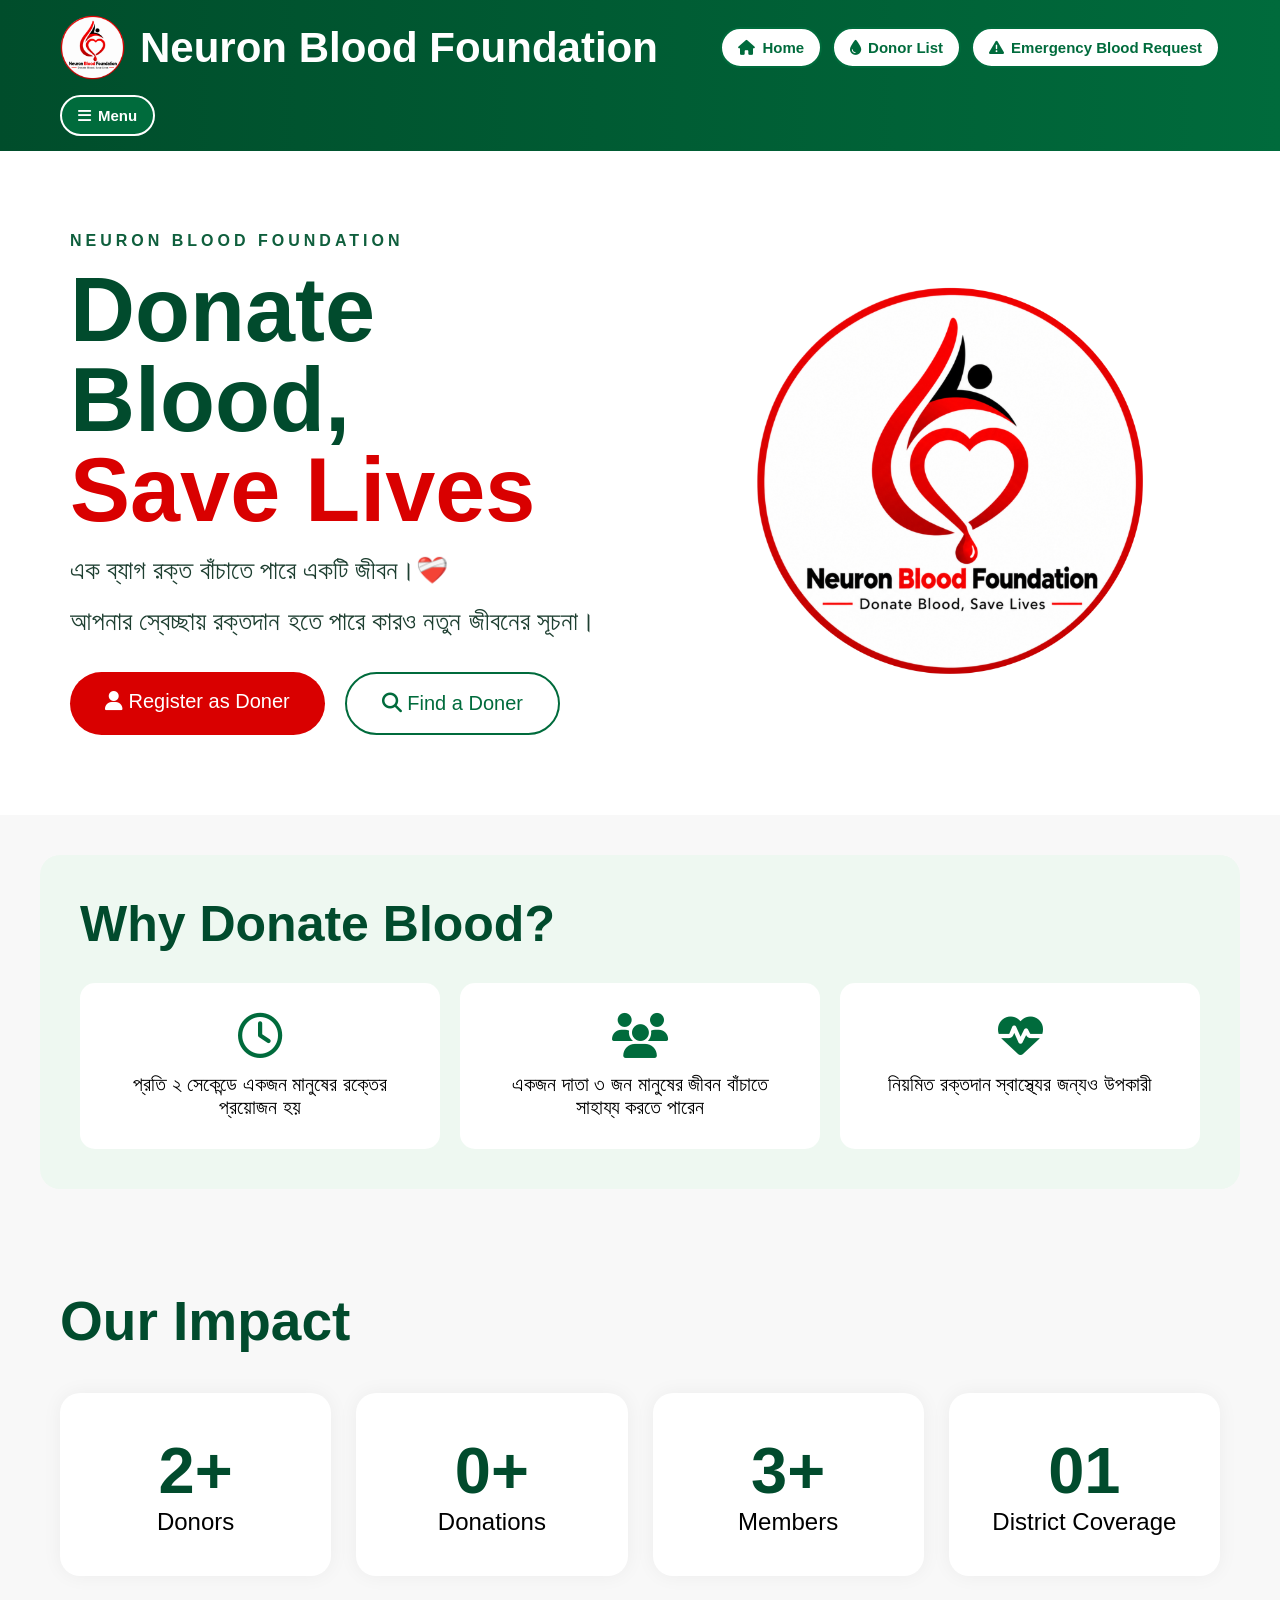
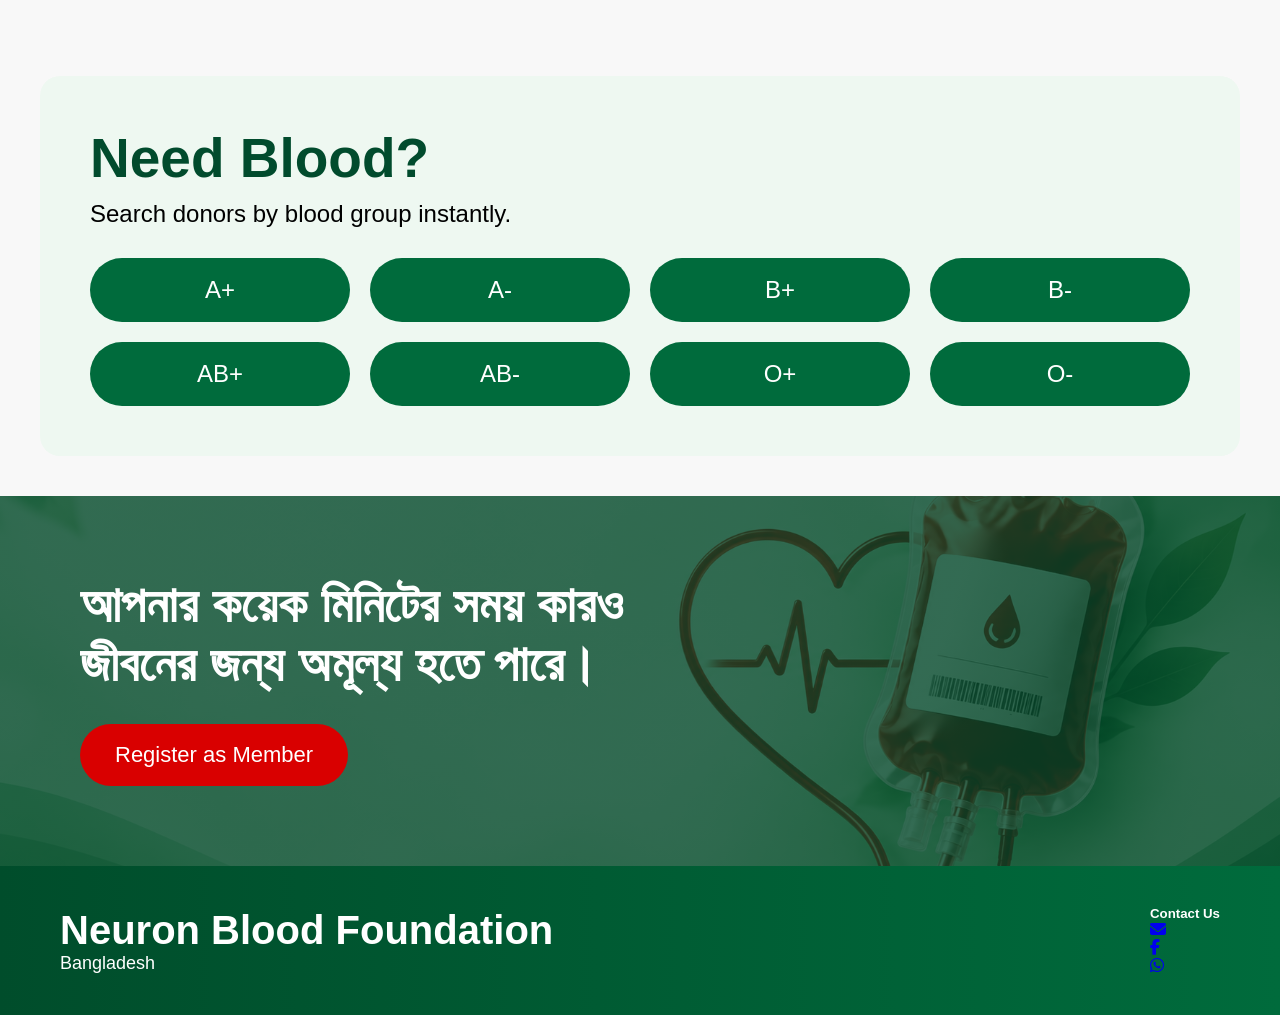
<file: index.htm>
<!DOCTYPE html>
<html lang="en">

<head>
<meta charset="UTF-8">
<meta name="viewport" content="width=device-width, initial-scale=1.0">

<title>Neuron Blood Foundation</title>

<link rel="stylesheet" href="style.css">

<link rel="stylesheet"
href="https://cdnjs.cloudflare.com/ajax/libs/font-awesome/6.5.1/css/all.min.css">

</head>

<body>

<!-- NAVBAR -->

<nav class="navbar">

    <div class="logo-box">

        <img src="images/logo.png" alt="Neuron Blood Foundation">

        <div>
            <h2>Neuron Blood Foundation</h2>
        </div>

    </div>


    <!-- Always Visible Buttons -->

    <div class="quick-buttons">

        <a href="index.html">
            <i class="fa-solid fa-house"></i>
            Home
        </a>

        <a href="donor-list.html">
            <i class="fa-solid fa-droplet"></i>
            Donor List
        </a>

        <a href="emergency.html">
            <i class="fa-solid fa-triangle-exclamation"></i>
            Emergency Blood Request
        </a>

    </div>


    <!-- Menu Button -->

    <button
        class="menu-btn"
        onclick="toggleMenu()">

        <i class="fa-solid fa-bars"></i>
        Menu

    </button>


    <!-- Menu -->

    <ul id="navMenu">

        <li>
            <a href="index.html">
                <i class="fa-solid fa-house"></i>
                Home
            </a>
        </li>

        <li>
            <a href="donor-list.html">
                <i class="fa-solid fa-droplet"></i>
                Donor List
            </a>
        </li>

        <li>
            <a href="become-doner.html">
                <i class="fa-solid fa-hand-holding-droplet"></i>
                Become a Donor
            </a>
        </li>

        <li>
            <a href="emergency.html">
                <i class="fa-solid fa-triangle-exclamation"></i>
                Emergency Blood Request
            </a>
        </li>

        <li>
            <a href="member-registration.html">
                <i class="fa-solid fa-user-plus"></i>
                Become a Member
            </a>
        </li>

        <li>
            <a href="member-profile.html">
                <i class="fa-solid fa-user"></i>
                Member Profile
            </a>
        </li>

        <li>
            <a href="donor-profile.html">
                <i class="fa-solid fa-id-card"></i>
                Donor Profile
            </a>
        </li>

        <li>
            <a href="#contact">
                <i class="fa-solid fa-phone"></i>
                Contact Us
            </a>
        </li>

        <li>
            <a href="admin.html">
                <i class="fa-solid fa-user-shield"></i>
                Admin
            </a>
        </li>

    </ul>

</nav>

<!-- HERO -->

<section class="hero">

<div class="hero-left">

<h4>NEURON BLOOD FOUNDATION</h4>

<h1>

Donate Blood,<br>

<span>Save Lives</span>

</h1>

<p>

এক ব্যাগ রক্ত বাঁচাতে পারে একটি জীবন।❤️‍🩹

</p>

<p>

আপনার স্বেচ্ছায় রক্তদান হতে পারে কারও নতুন জীবনের সূচনা।

</p>

<div class="buttons">

<a href="become-doner.html" class="btn-red" style="text-decoration:none;">
    <i class="fa-solid fa-user"></i>
    Register as Doner
</a>
<button class="btn-white" onclick="location.href='donor-list.html'">
    <i class="fa-solid fa-magnifying-glass"></i>
    Find a Doner
</button>

</div>

</div>

<div class="hero-right">

<img src="images/blood-bag.png">

</div>

</section>

<!-- WHY -->

<section class="why">

<h2>Why Donate Blood?</h2>

<div class="why-grid">

<div class="box">

<i class="fa-regular fa-clock"></i>

<p>প্রতি ২ সেকেন্ডে একজন মানুষের রক্তের প্রয়োজন হয়</p>

</div>

<div class="box">

<i class="fa-solid fa-users"></i>

<p>একজন দাতা ৩ জন মানুষের জীবন বাঁচাতে সাহায্য করতে পারেন</p>

</div>

<div class="box">

<i class="fa-solid fa-heart-pulse"></i>

<p>নিয়মিত রক্তদান স্বাস্থ্যের জন্যও উপকারী</p>

</div>

</div>

</section>

<!-- IMPACT -->

<section class="impact">

<h2>Our Impact</h2>

<div class="impact-grid">

<div class="card">

<h1 id="donorCount">3</h1>

<p>Donors</p>

</div>

<div class="card">

<h1 id="donationCount">0</h1>

<p>Donations</p>

</div>

<div class="card">

<h1 id="memberCount">6</h1>

<p>Members</p>

</div>

<div class="card">

<h1>01</h1>

<p>District Coverage</p>

</div>

</div>

</section>

<!-- BLOOD GROUP -->

<section class="blood">

<h2>Need Blood?</h2>

<p>Search donors by blood group instantly.</p>

<div class="groups">

<button>A+</button>
<button>A-</button>
<button>B+</button>
<button>B-</button>

<button>AB+</button>
<button>AB-</button>

<button>O+</button>
<button>O-</button>

</div>

</section>

<!-- CTA -->

<section class="cta">

<h3>

আপনার কয়েক মিনিটের সময়

কারও জীবনের জন্য অমূল্য হতে পারে।

</h3>

<button>

Register as Member

</button>

</section>

<!-- FOOTER -->

<footer>

<div>

<h2>Neuron Blood Foundation</h2>

<p>Bangladesh</p>

</div>

<div>
    <h5>Contact Us</h5>
    <div class="social-links">
<a href="mailto:neuronfoundationofficial@gmail.com">
    <i class="fa-solid fa-envelope"></i>
</a>
    </div>
    
    <div class="social-links">

<a href="https://www.facebook.com/neuronfoundation" target="_blank">
<i class="fa-brands fa-facebook-f"></i>
</a>
    </div>

    <div class="social-links">
    
<a href="https://wa.me/8801701854860" target="_blank">
<i class="fa-brands fa-whatsapp"></i>
</a>

</div>

</div>

</footer>

<script src="script.js"></script>

</body>

</html>
</file>
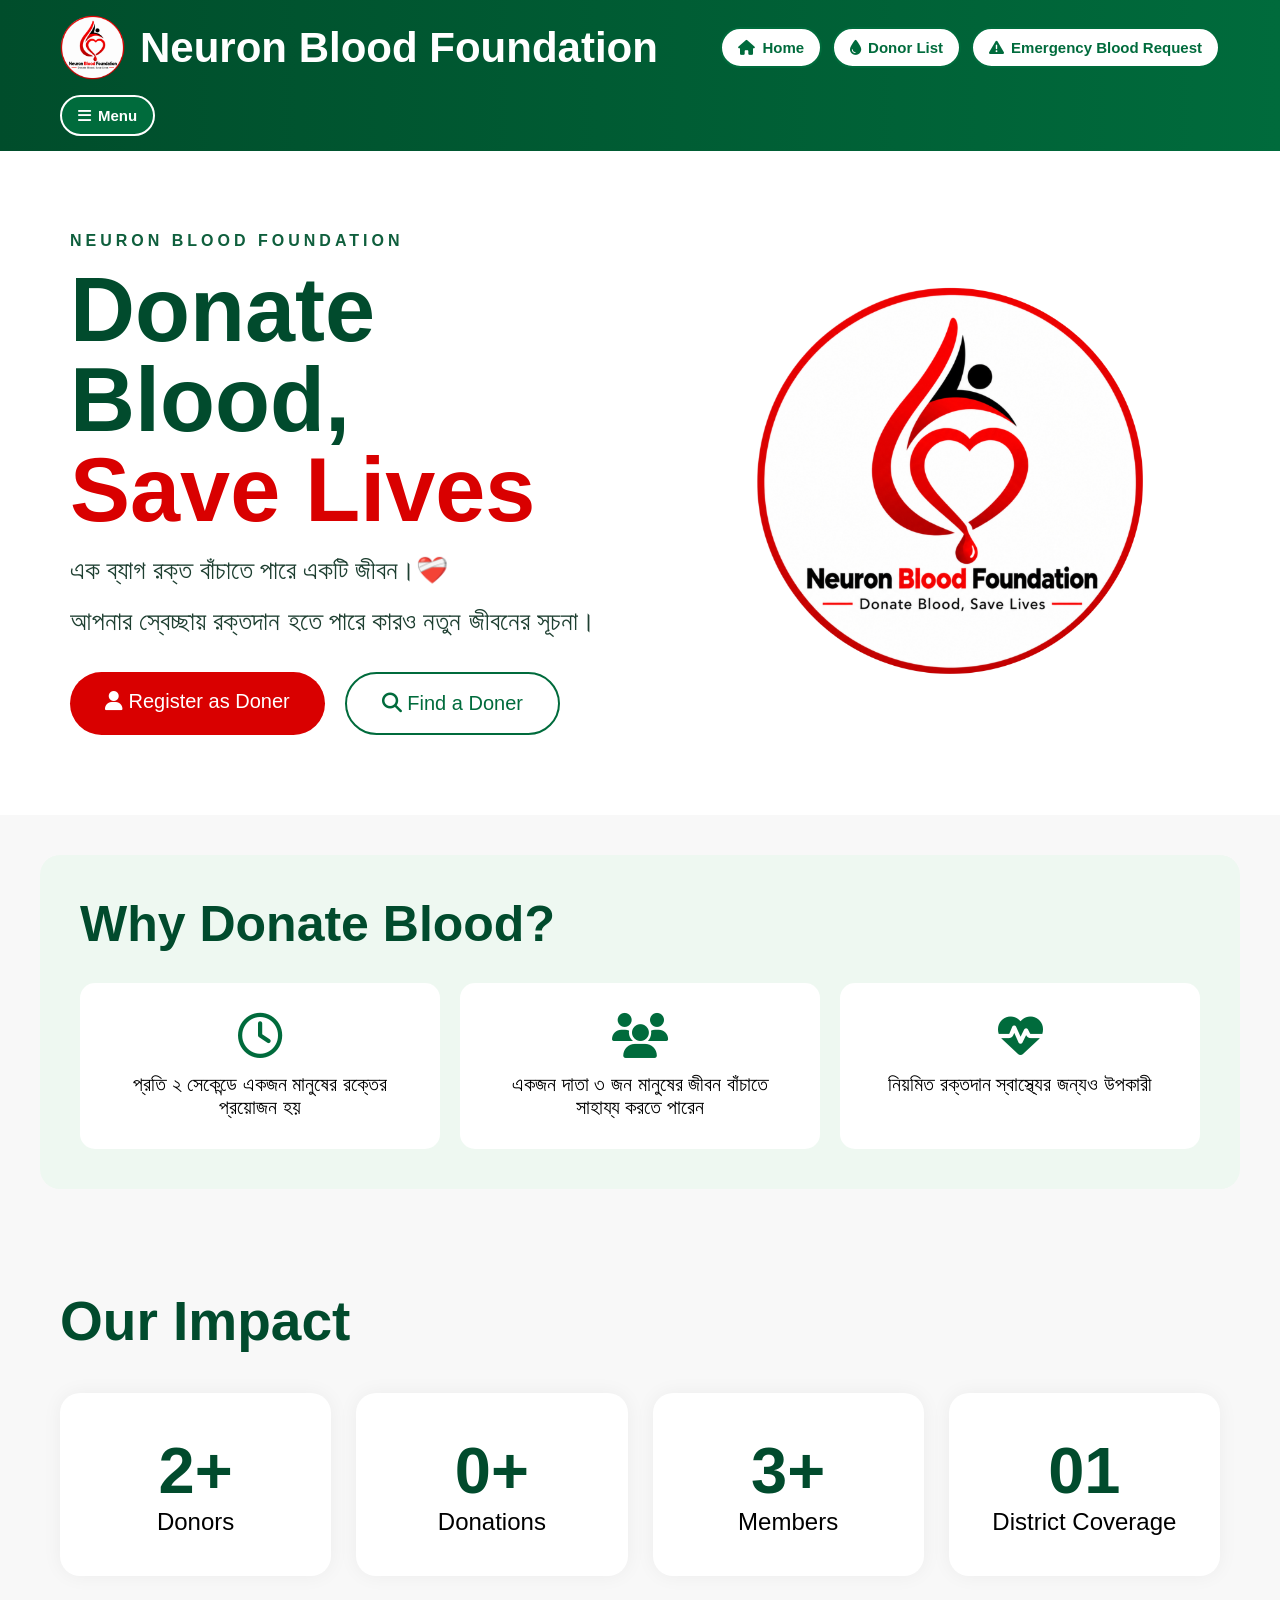
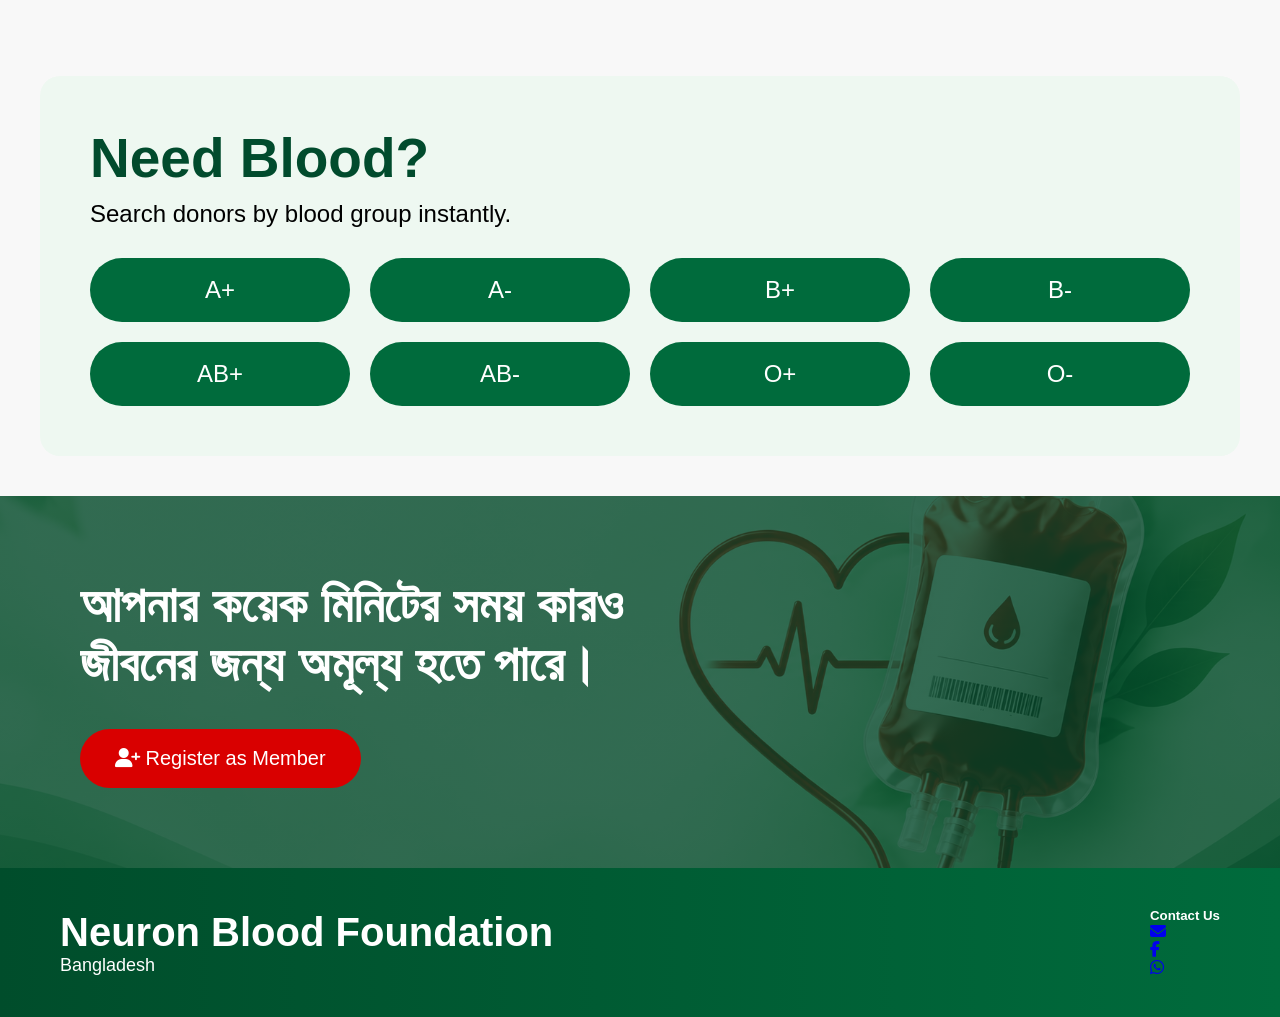
<file: index.html>
<!DOCTYPE html>
<html lang="en">

<head>
<meta charset="UTF-8">
<meta name="viewport" content="width=device-width, initial-scale=1.0">

<title>Neuron Blood Foundation</title>

<link rel="stylesheet" href="style.css">

<link rel="stylesheet"
href="https://cdnjs.cloudflare.com/ajax/libs/font-awesome/6.5.1/css/all.min.css">

</head>

<body>

<!-- NAVBAR -->

<nav class="navbar">

    <div class="logo-box">

        <img src="images/logo.png" alt="Neuron Blood Foundation">

        <div>
            <h2>Neuron Blood Foundation</h2>
        </div>

    </div>


    <!-- Always Visible Buttons -->

    <div class="quick-buttons">

        <a href="index.html">
            <i class="fa-solid fa-house"></i>
            Home
        </a>

        <a href="donor-list.html">
            <i class="fa-solid fa-droplet"></i>
            Donor List
        </a>

        <a href="emergency.html">
            <i class="fa-solid fa-triangle-exclamation"></i>
            Emergency Blood Request
        </a>

    </div>


    <!-- Menu Button -->

    <button
        class="menu-btn"
        onclick="toggleMenu()">

        <i class="fa-solid fa-bars"></i>
        Menu

    </button>


    <!-- Menu -->

    <ul id="navMenu">

        <li>
            <a href="index.html">
                <i class="fa-solid fa-house"></i>
                Home
            </a>
        </li>

        <li>
            <a href="donor-list.html">
                <i class="fa-solid fa-droplet"></i>
                Donor List
            </a>
        </li>

        <li>
            <a href="become-doner.html">
                <i class="fa-solid fa-hand-holding-droplet"></i>
                Become a Donor
            </a>
        </li>

        <li>
            <a href="emergency.html">
                <i class="fa-solid fa-triangle-exclamation"></i>
                Emergency Blood Request
            </a>
        </li>

        <li>
            <a href="member-registration.html">
                <i class="fa-solid fa-user-plus"></i>
                Become a Member
            </a>
        </li>

        <li>
            <a href="member-login.html">
                <i class="fa-solid fa-user"></i>
                Member Profile
            </a>
        </li>

        <li>
            <a href="donor-login.html">
                <i class="fa-solid fa-id-card"></i>
                Donor Profile
            </a>
        </li>

        <li>
            <a href="#contact">
                <i class="fa-solid fa-phone"></i>
                Contact Us
            </a>
        </li>

        <li>
            <a href="admin.html">
                <i class="fa-solid fa-user-shield"></i>
                Admin
            </a>
        </li>

    </ul>

</nav>

<!-- HERO -->

<section class="hero">

<div class="hero-left">

<h4>NEURON BLOOD FOUNDATION</h4>

<h1>

Donate Blood,<br>

<span>Save Lives</span>

</h1>

<p>

এক ব্যাগ রক্ত বাঁচাতে পারে একটি জীবন।❤️‍🩹

</p>

<p>

আপনার স্বেচ্ছায় রক্তদান হতে পারে কারও নতুন জীবনের সূচনা।

</p>

<div class="buttons">

<a href="become-doner.html" class="btn-red" style="text-decoration:none;">
    <i class="fa-solid fa-user"></i>
    Register as Doner
</a>
<button class="btn-white" onclick="location.href='donor-list.html'">
    <i class="fa-solid fa-magnifying-glass"></i>
    Find a Doner
</button>

</div>

</div>

<div class="hero-right">

<img src="images/blood-bag.png">

</div>

</section>

<!-- WHY -->

<section class="why">

<h2>Why Donate Blood?</h2>

<div class="why-grid">

<div class="box">

<i class="fa-regular fa-clock"></i>

<p>প্রতি ২ সেকেন্ডে একজন মানুষের রক্তের প্রয়োজন হয়</p>

</div>

<div class="box">

<i class="fa-solid fa-users"></i>

<p>একজন দাতা ৩ জন মানুষের জীবন বাঁচাতে সাহায্য করতে পারেন</p>

</div>

<div class="box">

<i class="fa-solid fa-heart-pulse"></i>

<p>নিয়মিত রক্তদান স্বাস্থ্যের জন্যও উপকারী</p>

</div>

</div>

</section>

<!-- IMPACT -->

<section class="impact">

<h2>Our Impact</h2>

<div class="impact-grid">

<div class="card">

<h1 id="donorCount">3</h1>

<p>Donors</p>

</div>

<div class="card">

<h1 id="donationCount">0</h1>

<p>Donations</p>

</div>

<div class="card">

<h1 id="memberCount">6</h1>

<p>Members</p>

</div>

<div class="card">

<h1>01</h1>

<p>District Coverage</p>

</div>

</div>

</section>

<!-- BLOOD GROUP -->

<section class="blood">

<h2>Need Blood?</h2>

<p>Search donors by blood group instantly.</p>

<div class="groups">

<button onclick="location.href='blood-search.html?group=A%2B'">A+</button>
<button onclick="location.href='blood-search.html?group=A-'">A-</button>
<button onclick="location.href='blood-search.html?group=B%2B'">B+</button>
<button onclick="location.href='blood-search.html?group=B-'">B-</button>

<button onclick="location.href='blood-search.html?group=AB%2B'">AB+</button>
<button onclick="location.href='blood-search.html?group=AB-'">AB-</button>

<button onclick="location.href='blood-search.html?group=O%2B'">O+</button>
<button onclick="location.href='blood-search.html?group=O-'">O-</button>

</div>

</section>

<!-- CTA -->

<section class="cta">

<h3>

আপনার কয়েক মিনিটের সময়

কারও জীবনের জন্য অমূল্য হতে পারে।

</h3>

<div class="buttons">

    <a href="member-registration.html" class="btn-red" style="text-decoration:none;">
        <i class="fa-solid fa-user-plus"></i>
        Register as Member
    </a>

</div>

</section>

<!-- FOOTER -->

<footer>

<div>

<h2>Neuron Blood Foundation</h2>

<p>Bangladesh</p>

</div>

<div>
    <h5>Contact Us</h5>
    <div class="social-links">
<a href="mailto:neuronfoundationofficial@gmail.com">
    <i class="fa-solid fa-envelope"></i>
</a>
    </div>
    
    <div class="social-links">

<a href="https://www.facebook.com/neuronbloodfoundation" target="_blank">
<i class="fa-brands fa-facebook-f"></i>
</a>
    </div>

    <div class="social-links">
    
<a href="https://wa.me/8801701854860" target="_blank">
<i class="fa-brands fa-whatsapp"></i>
</a>

</div>

</div>

</footer>

<script src="script.js"></script>

</body>

</html>
</file>
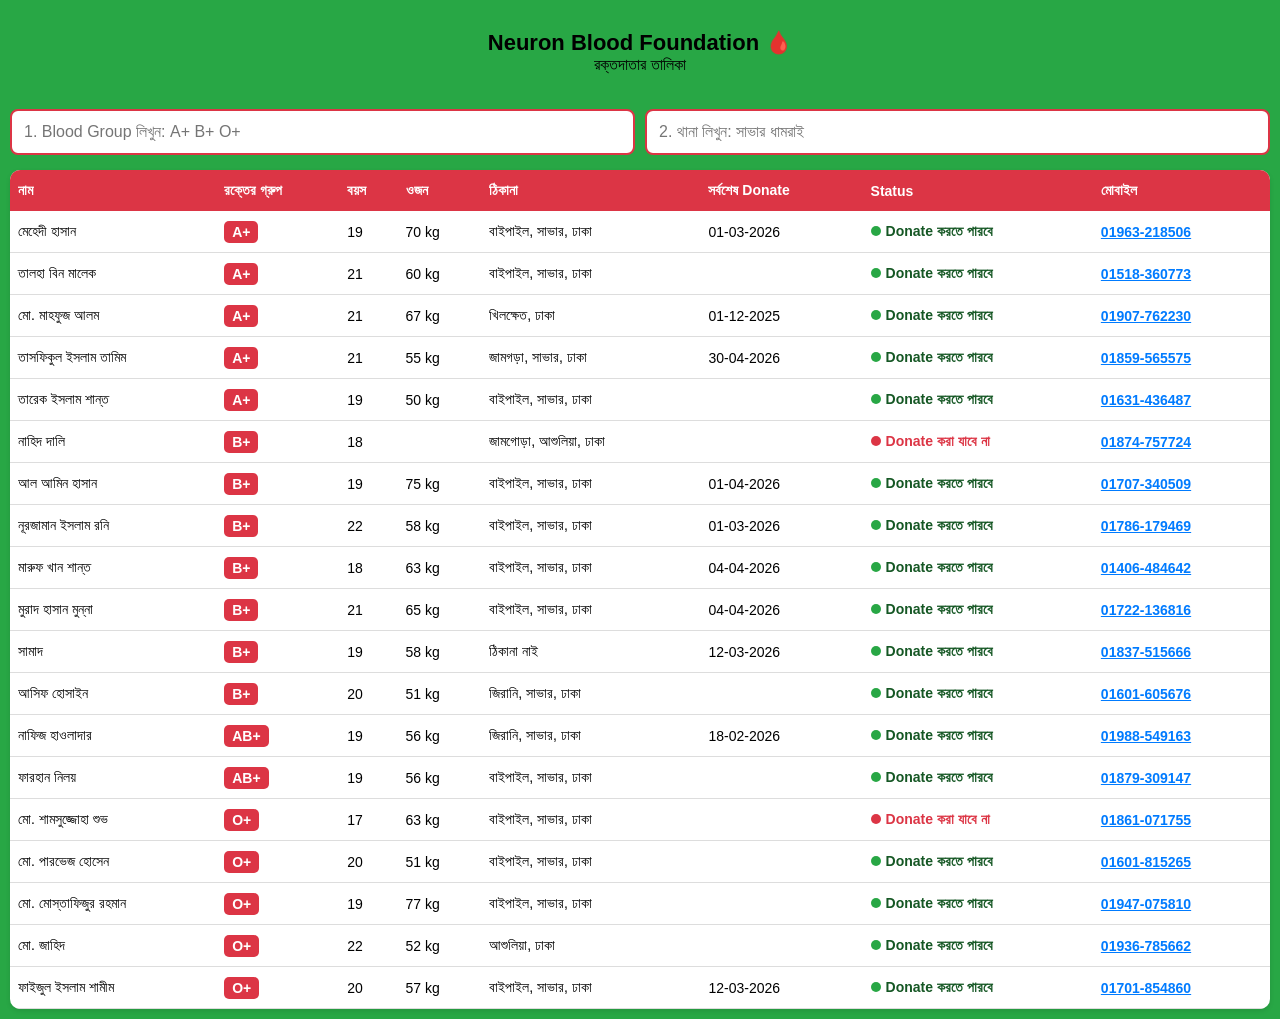
<file: doner.html>
<!DOCTYPE html>
<html lang="bn">
<head>
    <meta charset="UTF-8">
    <meta name="viewport" content="width=device-width, initial-scale=1.0">
    <title>Neuron Blood Foundation - Donor List</title>
    <style>
        * { margin: 0; padding: 0; box-sizing: border-box; font-family: 'Arial', sans-serif; }
        body { background: #28a745; padding: 10px; }
        .header { background: #white; color: 28a745; padding: 20px; text-align: center; border-radius: 10px; margin-bottom: 15px; }
        .header h1 { font-size: 22px; }
        
        .search-area { display: flex; gap: 10px; margin-bottom: 15px; }
        .search-box { flex: 1; padding: 12px; border: 2px solid #dc3545; border-radius: 8px; font-size: 16px; }
        
        table { width: 100%; background: white; border-collapse: collapse; border-radius: 10px; overflow: hidden; box-shadow: 0 2px 5px rgba(0,0,0,0.1); }
        th { background: #dc3545; color: white; padding: 12px 8px; text-align: left; font-size: 14px; }
        td { padding: 12px 8px; border-bottom: 1px solid #ddd; font-size: 14px; }
        tr:hover { background: #f1f1f1; }
        
        .blood-group { background: #dc3545; color: white; padding: 3px 8px; border-radius: 5px; font-weight: bold; }
        .status-green { color: #155724; font-weight: bold; }
        .status-red { color: #dc3545; font-weight: bold; }
        .dot { height: 10px; width: 10px; border-radius: 50%; display: inline-block; margin-right: 5px; }
        .green-dot { background-color: #28a745; }
        .red-dot { background-color: #dc3545; }
    </style>
</head>
<body>
    <div class="header">
        <h1>Neuron Blood Foundation 🩸</h1>
        <p>রক্তদাতার তালিকা</p>
    </div>

    <div class="search-area">
        <input type="text" id="bloodSearch" class="search-box" placeholder="1. Blood Group লিখুন: A+ B+ O+">
        <input type="text" id="locationSearch" class="search-box" placeholder="2. থানা লিখুন: সাভার ধামরাই">
    </div>
<table id="donorTable">
        <thead>
            <tr>
                <th>নাম</th>
                <th>রক্তের গ্রুপ</th>
                <th>বয়স</th>
                <th>ওজন</th>
                <th>ঠিকানা</th>
                <th>সর্বশেষ Donate</th>
                <th>Status</th>
                <th>মোবাইল</th>
            </tr>
        </thead>
        <tbody>
            <!-- DONOR 1 -->
<tr data-group="A+" data-location="সাভার">
    <td>মেহেদী হাসান</td>
    <td><span class="blood-group">A+</span></td>
    <td>19</td>
    <td>70 kg</td>
    <td>বাইপাইল, সাভার, ঢাকা</td>
    <td class="last-date" data-date="2026-03-01">01-03-2026</td>
    <td class="status"></td>
    <td><a href="tel:01963-218506" style="color:#007bff; font-weight:bold;">01963-218506</a></td>
</tr>
<!-- DONOR 2 -->
<tr data-group="A+" data-location="সাভার">
    <td>তালহা বিন মালেক</td>
    <td><span class="blood-group">A+</span></td>
    <td>21</td>
    <td>60 kg</td>
    <td>বাইপাইল, সাভার, ঢাকা</td>
    <td class="last-date" data-date="2025-01-01"></td>
    <td class="status"></td>
    <td><a href="tel:01518-360773" style="color:#007bff; font-weight:bold;">01518-360773</a></td>
</tr>
            <!-- DONOR 3 -->
<tr data-group="A+" data-location="ঢাকা">
    <td>মো. মাহফুজ আলম</td>
    <td><span class="blood-group">A+</span></td>
    <td>21</td>
    <td>67 kg</td>
    <td>খিলক্ষেত, ঢাকা</td>
    <td class="last-date" data-date="2025-12-01">01-12-2025</td>
    <td class="status"></td>
    <td><a href="tel:01907-762230" style="color:#007bff; font-weight:bold;">01907-762230</a></td>
</tr>
            <!-- DONOR 4 -->
<tr data-group="A+" data-location="ঢাকা">
    <td>তাসফিকুল ইসলাম তামিম</td>
    <td><span class="blood-group">A+</span></td>
    <td>21</td>
    <td>55 kg</td>
    <td>জামগড়া, সাভার, ঢাকা</td>
    <td class="last-date" data-date="2026-04-30">30-04-2026</td>
    <td class="status"></td>
    <td><a href="tel:01859-565575" style="color:#007bff; font-weight:bold;">01859-565575</a></td>
</tr>
            <!-- DONOR 5 -->
<tr data-group="A+" data-location="ঢাকা">
    <td>তারেক ইসলাম শান্ত</td>
    <td><span class="blood-group">A+</span></td>
    <td>19</td>
    <td>50 kg</td>
    <td>বাইপাইল, সাভার, ঢাকা</td>
    <td class="last-date" data-date="2025-01-01"></td>
    <td class="status"></td>
    <td><a href="tel:01631-436487" style="color:#007bff; font-weight:bold;">01631-436487</a></td>
</tr>
            <!-- DONOR 6 -->
<tr data-group="B+" data-location="ঢাকা">
    <td>নাহিদ দালি</td>
    <td><span class="blood-group">B+</span></td>
    <td>18</td>
    <td></td>
    <td>জামগোড়া, আশুলিয়া, ঢাকা</td>
    <td class="last-date" data-date=""></td>
    <td class="status"></td>
    <td><a href="tel:01874757724" style="color:#007bff; font-weight:bold;">01874-757724</a></td>
</tr>
          <!-- DONOR 7 -->
<tr data-group="B+" data-location="ঢাকা">
    <td>আল আমিন হাসান</td>
    <td><span class="blood-group">B+</span></td>
    <td>19</td>
    <td>75 kg</td>
    <td>বাইপাইল, সাভার, ঢাকা</td>
    <td class="last-date" data-date="2026-04-01">01-04-2026</td>
    <td class="status"></td>
    <td><a href="tel:01707-340509" style="color:#007bff; font-weight:bold;">01707-340509</a></td>
</tr>
            <!-- DONOR 8 -->
<tr data-group="B+" data-location="ঢাকা">
    <td>নূরজামান ইসলাম রনি</td>
    <td><span class="blood-group">B+</span></td>
    <td>22</td>
    <td>58 kg</td>
    <td>বাইপাইল, সাভার, ঢাকা</td>
    <td class="last-date" data-date="2026-03-01">01-03-2026</td>
    <td class="status"></td>
    <td><a href="tel:01786-179469" style="color:#007bff; font-weight:bold;">01786-179469</a></td>
</tr>
            <!-- DONOR 9 -->
<tr data-group="B+" data-location="ঢাকা">
    <td>মারুফ খান শান্ত</td>
    <td><span class="blood-group">B+</span></td>
    <td>18</td>
    <td>63 kg</td>
    <td>বাইপাইল, সাভার, ঢাকা</td>
    <td class="last-date" data-date="2026-04-04">04-04-2026</td>
    <td class="status"></td>
    <td><a href="tel:01406-484642" style="color:#007bff; font-weight:bold;">01406-484642</a></td>
</tr>
            <!-- DONOR 10 -->
<tr data-group="B+" data-location="ঢাকা">
    <td>মুরাদ হাসান মুন্না</td>
    <td><span class="blood-group">B+</span></td>
    <td>21</td>
    <td>65 kg</td>
    <td>বাইপাইল, সাভার, ঢাকা</td>
    <td class="last-date" data-date="2026-04-04">04-04-2026</td>
    <td class="status"></td>
    <td><a href="tel:01722-136816" style="color:#007bff; font-weight:bold;">01722-136816</a></td>
</tr>

           <!-- DONOR 11 -->
<tr data-group="B+" data-location="ঢাকা">
    <td>সামাদ</td>
    <td><span class="blood-group">B+</span></td>
    <td>19</td>
    <td>58 kg</td>
    <td>ঠিকানা নাই</td>
    <td class="last-date" data-date="2026-03-12">12-03-2026</td>
    <td class="status"></td>
    <td><a href="tel:01837-515666" style="color:#007bff; font-weight:bold;">01837-515666</a></td>
</tr>

          <!-- DONOR 12 -->
<tr data-group="B+" data-location="ঢাকা">
    <td>আসিফ হোসাইন</td>
    <td><span class="blood-group">B+</span></td>
    <td>20</td>
    <td>51 kg</td>
    <td>জিরানি, সাভার, ঢাকা</td>
    <td class="last-date" data-date="2025-01-01"></td>
    <td class="status"></td>
    <td><a href="tel:01601-605676" style="color:#007bff; font-weight:bold;">01601-605676</a></td>
</tr>
            <!-- DONOR 13 -->
<tr data-group="AB+" data-location="ঢাকা">
    <td>নাফিজ হাওলাদার</td>
    <td><span class="blood-group">AB+</span></td>
    <td>19</td>
    <td>56 kg</td>
    <td>জিরানি, সাভার, ঢাকা</td>
    <td class="last-date" data-date="2026-02-18">18-02-2026</td>
    <td class="status"></td>
    <td><a href="tel:01988-549163" style="color:#007bff; font-weight:bold;">01988-549163</a></td>
</tr>
            <!-- DONOR 14 -->
<tr data-group="AB+" data-location="ঢাকা">
    <td>ফারহান নিলয়</td>
    <td><span class="blood-group">AB+</span></td>
    <td>19</td>
    <td>56 kg</td>
    <td>বাইপাইল, সাভার, ঢাকা</td>
    <td class="last-date" data-date="2025-01-01"></td>
    <td class="status"></td>
    <td><a href="tel:01879-309147" style="color:#007bff; font-weight:bold;">01879-309147</a></td>
</tr>
            <!-- DONOR 15 -->
<tr data-group="O+" data-location="ঢাকা">
    <td>মো. শামসুজ্জোহা শুভ</td>
    <td><span class="blood-group">O+</span></td>
    <td>17</td>
    <td>63 kg</td>
    <td>বাইপাইল, সাভার, ঢাকা</td>
    <td class="last-date" data-date="2026-08-19"></td>
    <td class="status"></td>
    <td><a href="tel:01861-071755" style="color:#007bff; font-weight:bold;">01861-071755</a></td>
</tr>
            <!-- DONOR 16 -->
<tr data-group="O+" data-location="ঢাকা">
    <td>মো. পারভেজ হোসেন</td>
    <td><span class="blood-group">O+</span></td>
    <td>20</td>
    <td>51 kg</td>
    <td>বাইপাইল, সাভার, ঢাকা</td>
    <td class="last-date" data-date="2026-03-01"></td>
    <td class="status"></td>
    <td><a href="tel:01601-815265" style="color:#007bff; font-weight:bold;">01601-815265</a></td>
</tr>
            <!-- DONOR 17 -->
<tr data-group="O+" data-location="ঢাকা">
    <td>মো. মোস্তাফিজুর রহমান</td>
    <td><span class="blood-group">O+</span></td>
    <td>19</td>
    <td>77 kg</td>
    <td>বাইপাইল, সাভার, ঢাকা</td>
    <td class="last-date" data-date="2026-03-01"></td>
    <td class="status"></td>
    <td><a href="tel:01947-075810" style="color:#007bff; font-weight:bold;">01947-075810</a></td>
</tr>
            <!-- DONOR 18 -->
<tr data-group="O+" data-location="ঢাকা">
    <td>মো. জাহিদ</td>
    <td><span class="blood-group">O+</span></td>
    <td>22</td>
    <td>52 kg</td>
    <td>আশুলিয়া, ঢাকা</td>
    <td class="last-date" data-date="2026-03-01"></td>
    <td class="status"></td>
    <td><a href="tel:01936-785662" style="color:#007bff; font-weight:bold;">01936-785662</a></td>
</tr>
            <!-- DONOR 19 -->
<tr data-group="O+" data-location="ঢাকা">
    <td>ফাইজুল ইসলাম শামীম</td>
    <td><span class="blood-group">O+</span></td>
    <td>20</td>
    <td>57 kg</td>
    <td>বাইপাইল, সাভার, ঢাকা</td>
    <td class="last-date" data-date="2026-03-12">12-03-2026</td>
    <td class="status"></td>
    <td><a href="tel:01701-854860" style="color:#007bff; font-weight:bold;">01701-854860</a></td>
</tr>
        </tbody>
    </table>

<script>
// 1. Auto Status: 120 দিন = 4 মাস
function updateStatus() {
    const today = new Date();
    document.querySelectorAll('#donorTable tbody tr').forEach(row => {
        const dateCell = row.querySelector('.last-date');
        const statusCell = row.querySelector('.status');
        const lastDate = new Date(dateCell.dataset.date);
        const diffDays = Math.floor((today - lastDate) / (1000 * 60 * 60 * 24));
        
        if(diffDays >= 120) {
            statusCell.innerHTML = '<span class="dot green-dot"></span><span class="status-green">Donate করতে পারবে</span>';
        } else {
            statusCell.innerHTML = '<span class="dot red-dot"></span><span class="status-red">Donate করা যাবে না</span>';
        }
    });
}
updateStatus();

// 2. Search: Blood Group must, Location optional
function filterTable() {
    let bloodFilter = document.getElementById('bloodSearch').value.toLowerCase();
    let locationFilter = document.getElementById('locationSearch').value.toLowerCase();
    let rows = document.querySelectorAll('#donorTable tbody tr');
    
    rows.forEach(row => {
        let group = row.dataset.group.toLowerCase();
        let location = row.dataset.location.toLowerCase();
        
        let bloodMatch = group.includes(bloodFilter);
        let locationMatch = locationFilter === "" || location.includes(locationFilter);
        
        if(bloodMatch && locationMatch) {
            row.style.display = "";
        } else {
            row.style.display = "none";
        }
    });
}

document.getElementById('bloodSearch').addEventListener('keyup', filterTable);
document.getElementById('locationSearch').addEventListener('keyup', filterTable);
</script>
</body>
</html>
</file>
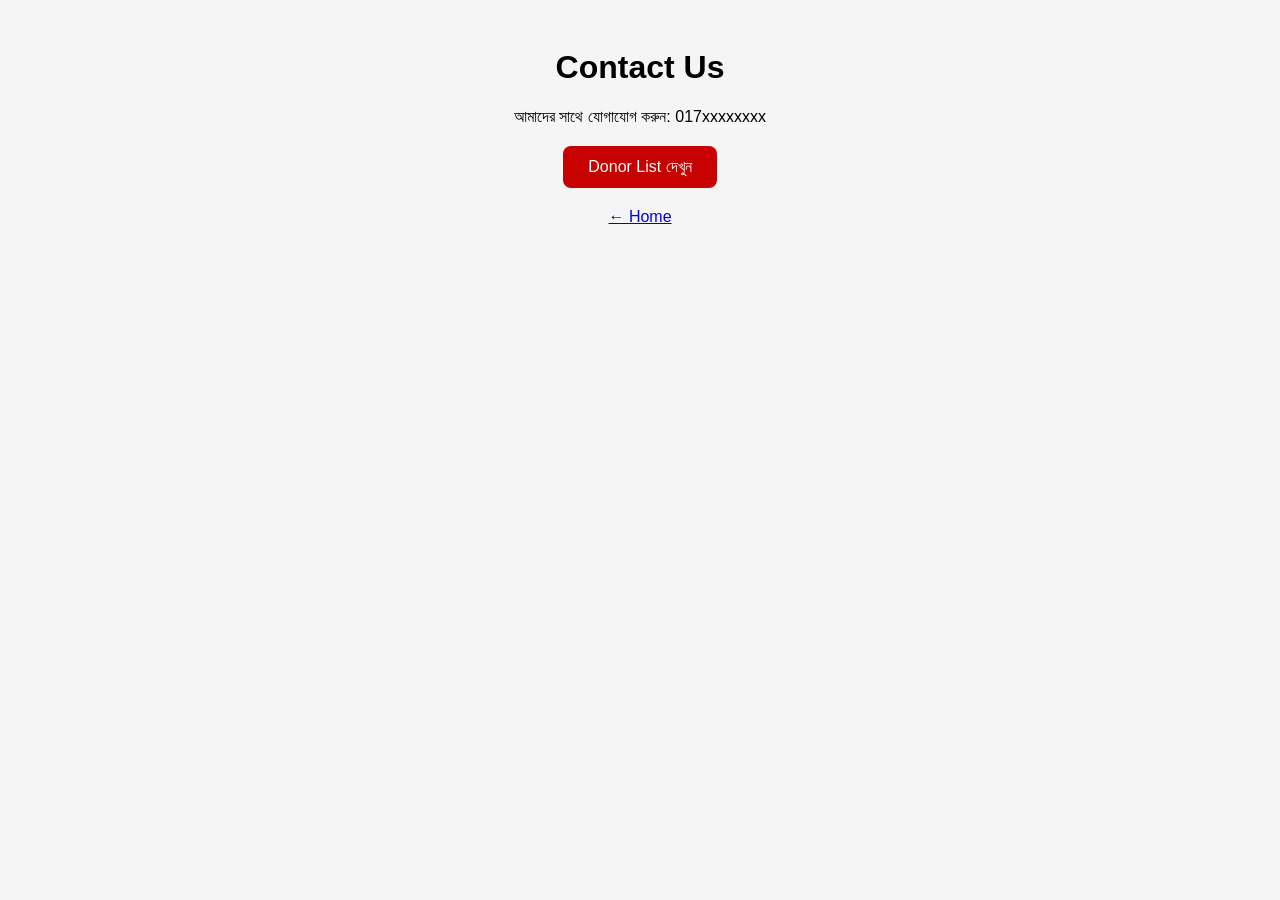
<file: home.html>
<!DOCTYPE html>
<html lang="bn">
<head>
  <meta charset="UTF-8">
  <title>Contact - Neuron Blood Foundation</title>
  <style>
    body { font-family: Arial; padding:20px; background:#f5f5f5; text-align:center; }
    .btn-box { margin:20px; }
    .btn-box a { 
      background:#c70000; color:white; padding:12px 25px; 
      text-decoration:none; border-radius:8px; display:inline-block;
    }
  </style>
</head>
<body>
  <h1>Contact Us</h1>
  <p>আমাদের সাথে যোগাযোগ করুন: 017xxxxxxxx</p>
  
  <!-- এই Button চাপলে donor.html এ যাবে -->
  <div class="btn-box">
    <a href="donor.html">Donor List দেখুন</a>
  </div>

  <a href="index.html">← Home</a>
</body>
</html>
</file>
<file: style.css>
*{
margin:0;
padding:0;
box-sizing:border-box;
font-family:'Segoe UI',sans-serif;
}

body{
background:#f8f8f8;
overflow-x:hidden;
}

/* NAVBAR */

.navbar{
background:linear-gradient(90deg,#004d2b,#006b3c);
display:flex;
justify-content:space-between;
align-items:center;
padding:15px 60px;
color:white;
}

.logo-box{
display:flex;
align-items:center;
gap:15px;
}

.logo-box img{
width:65px;
}

.logo-box h2{
font-size:42px;
font-weight:800;
line-height:1;
}

.logo-box p{
font-size:22px;
}

.navbar ul{
display:flex;
list-style:none;
gap:35px;
}

.navbar ul li a{
color:white;
text-decoration:none;
font-size:18px;
font-weight:500;
}

.navbar ul li a:hover{
color:#ff4040;
}

.tagline{
font-size:15px;
line-height:1.5;
text-align:right;
}

/* HERO */

.hero{
display:flex;
justify-content:space-between;
align-items:center;
padding:70px;
background:white;
}

.hero-left{
width:50%;
}

.hero-left h4{
letter-spacing:4px;
color:#0f5f3d;
margin-bottom:15px;
}

.hero-left h1{
font-size:90px;
line-height:1;
color:#014b2d;
font-weight:800;
}

.hero-left span{
color:#d90000;
}

.hero-left p{
font-size:26px;
margin-top:20px;
color:#1e3f31;
}

.buttons{
margin-top:35px;
display:flex;
gap:20px;
}

.btn-red{
background:#d90000;
color:white;
border:none;
padding:18px 35px;
border-radius:40px;
font-size:20px;
cursor:pointer;
}

.btn-white{
background:white;
border:2px solid #006b3c;
padding:18px 35px;
border-radius:40px;
font-size:20px;
cursor:pointer;
color:#006b3c;
  
  text-decoration:none;
}

.hero-right img{
width:520px;
}

/* WHY */

.why{
margin:40px;
background:#eef8f1;
padding:40px;
border-radius:20px;
}

.why h2{
font-size:50px;
color:#014b2d;
margin-bottom:30px;
}

.why-grid{
display:grid;
grid-template-columns:repeat(3,1fr);
gap:20px;
}

.box{
background:white;
padding:30px;
border-radius:15px;
text-align:center;
}

.box i{
font-size:45px;
color:#006b3c;
margin-bottom:15px;
}

.box p{
font-size:20px;
}

/* IMPACT */

.impact{
padding:60px;
}

.impact h2{
font-size:55px;
color:#014b2d;
margin-bottom:40px;
}

.impact-grid{
display:grid;
grid-template-columns:repeat(4,1fr);
gap:25px;
}

.card{
background:white;
padding:40px;
text-align:center;
border-radius:20px;
box-shadow:0 0 20px rgba(0,0,0,.05);
}

.card h1{
font-size:65px;
color:#014b2d;
}

.card p{
font-size:24px;
}

/* BLOOD GROUP */

.blood{
margin:40px;
background:#eef8f1;
padding:50px;
border-radius:20px;
}

.blood h2{
font-size:55px;
color:#014b2d;
}

.blood p{
font-size:24px;
margin-top:10px;
}

.groups{
display:grid;
grid-template-columns:repeat(4,1fr);
gap:20px;
margin-top:30px;
}

.groups button{
background:#006b3c;
color:white;
border:none;
padding:18px;
font-size:24px;
border-radius:35px;
cursor:pointer;
}

/* CTA */

.cta{
background:linear-gradient(rgba(0,70,40,.8),
rgba(0,70,40,.8)),
url(images/hero-bg.jpg);

background-size:cover;
background-position:center;

padding:80px;
color:white;
}

.cta h3{
font-size:50px;
width:60%;
}

.cta button{
margin-top:30px;
background:#d90000;
color:white;
border:none;
padding:18px 35px;
border-radius:40px;
font-size:22px;
cursor:pointer;
}

/* FOOTER */

footer{
background:linear-gradient(90deg,#004d2b,#006b3c);
padding:40px 60px;
display:flex;
justify-content:space-between;
align-items:center;
color:white;
}

footer h2{
font-size:40px;
}

footer p{
font-size:18px;
}

/* MOBILE */

@media(max-width:768px){

.hero{
flex-direction:column;
padding:20px;
}

.hero-left{
width:100%;
}

.hero-right{
width:100%;
text-align:center;
}

.hero-right img{
width:90%;
max-width:350px;
}

.why-grid,
.impact-grid{
grid-template-columns:1fr;
}

.groups{
grid-template-columns:repeat(2,1fr);
}

.navbar{
flex-direction:column;
padding:15px;
}

.navbar ul{
display:flex;
flex-wrap:wrap;
justify-content:center;
gap:10px;
}

.logo-box h2{
font-size:32px;
}

.logo-box p{
font-size:18px;
}

.tagline{
display:none;
}

.social-links a{
color:white;
font-size:28px;
margin:0 10px;
text-decoration:none;
}
}

/* ============================= */
/* NEW NAVBAR MENU DESIGN */
/* ============================= */

.navbar{
    display:flex;
    align-items:center;
    justify-content:space-between;
    gap:15px;
    flex-wrap:wrap;
}

.quick-buttons{
    display:flex;
    align-items:center;
    gap:10px;
    flex-wrap:wrap;
}

.quick-buttons a{
    display:inline-flex;
    align-items:center;
    gap:7px;
    padding:10px 16px;
    background:#ffffff;
    color:#006b3c;
    border:2px solid #006b3c;
    border-radius:25px;
    text-decoration:none;
    font-weight:700;
    font-size:15px;
}

.quick-buttons a:hover{
    background:#006b3c;
    color:white;
}

.menu-btn{
    display:inline-flex;
    align-items:center;
    gap:7px;
    padding:10px 16px;
    background:#006b3c;
    color:white;
    border:2px solid white;
    border-radius:25px;
    font-size:15px;
    font-weight:700;
    cursor:pointer;
}

#navMenu{
    display:none;
    width:100%;
    list-style:none;
    margin:0;
    padding:10px 0;
    justify-content:center;
    flex-wrap:wrap;
    gap:10px;
}

#navMenu.show{
    display:flex;
}

#navMenu li a{
    display:inline-flex;
    align-items:center;
    gap:7px;
    padding:10px 15px;
    background:white;
    color:#006b3c;
    border-radius:25px;
    text-decoration:none;
    font-weight:700;
}

#navMenu li a:hover{
    background:#006b3c;
    color:white;
}


/* MOBILE */

@media(max-width:768px){

    .navbar{
        justify-content:center;
    }

    .logo-box{
        width:100%;
        justify-content:center;
    }

    .quick-buttons{
        width:100%;
        justify-content:center;
    }

    .quick-buttons a{
        font-size:13px;
        padding:8px 11px;
    }

    .menu-btn{
        font-size:14px;
    }

    #navMenu{
        flex-direction:column;
        align-items:center;
    }

    #navMenu li{
        width:100%;
        text-align:center;
    }

    #navMenu li a{
        width:90%;
        justify-content:center;
    }

}
</file>
